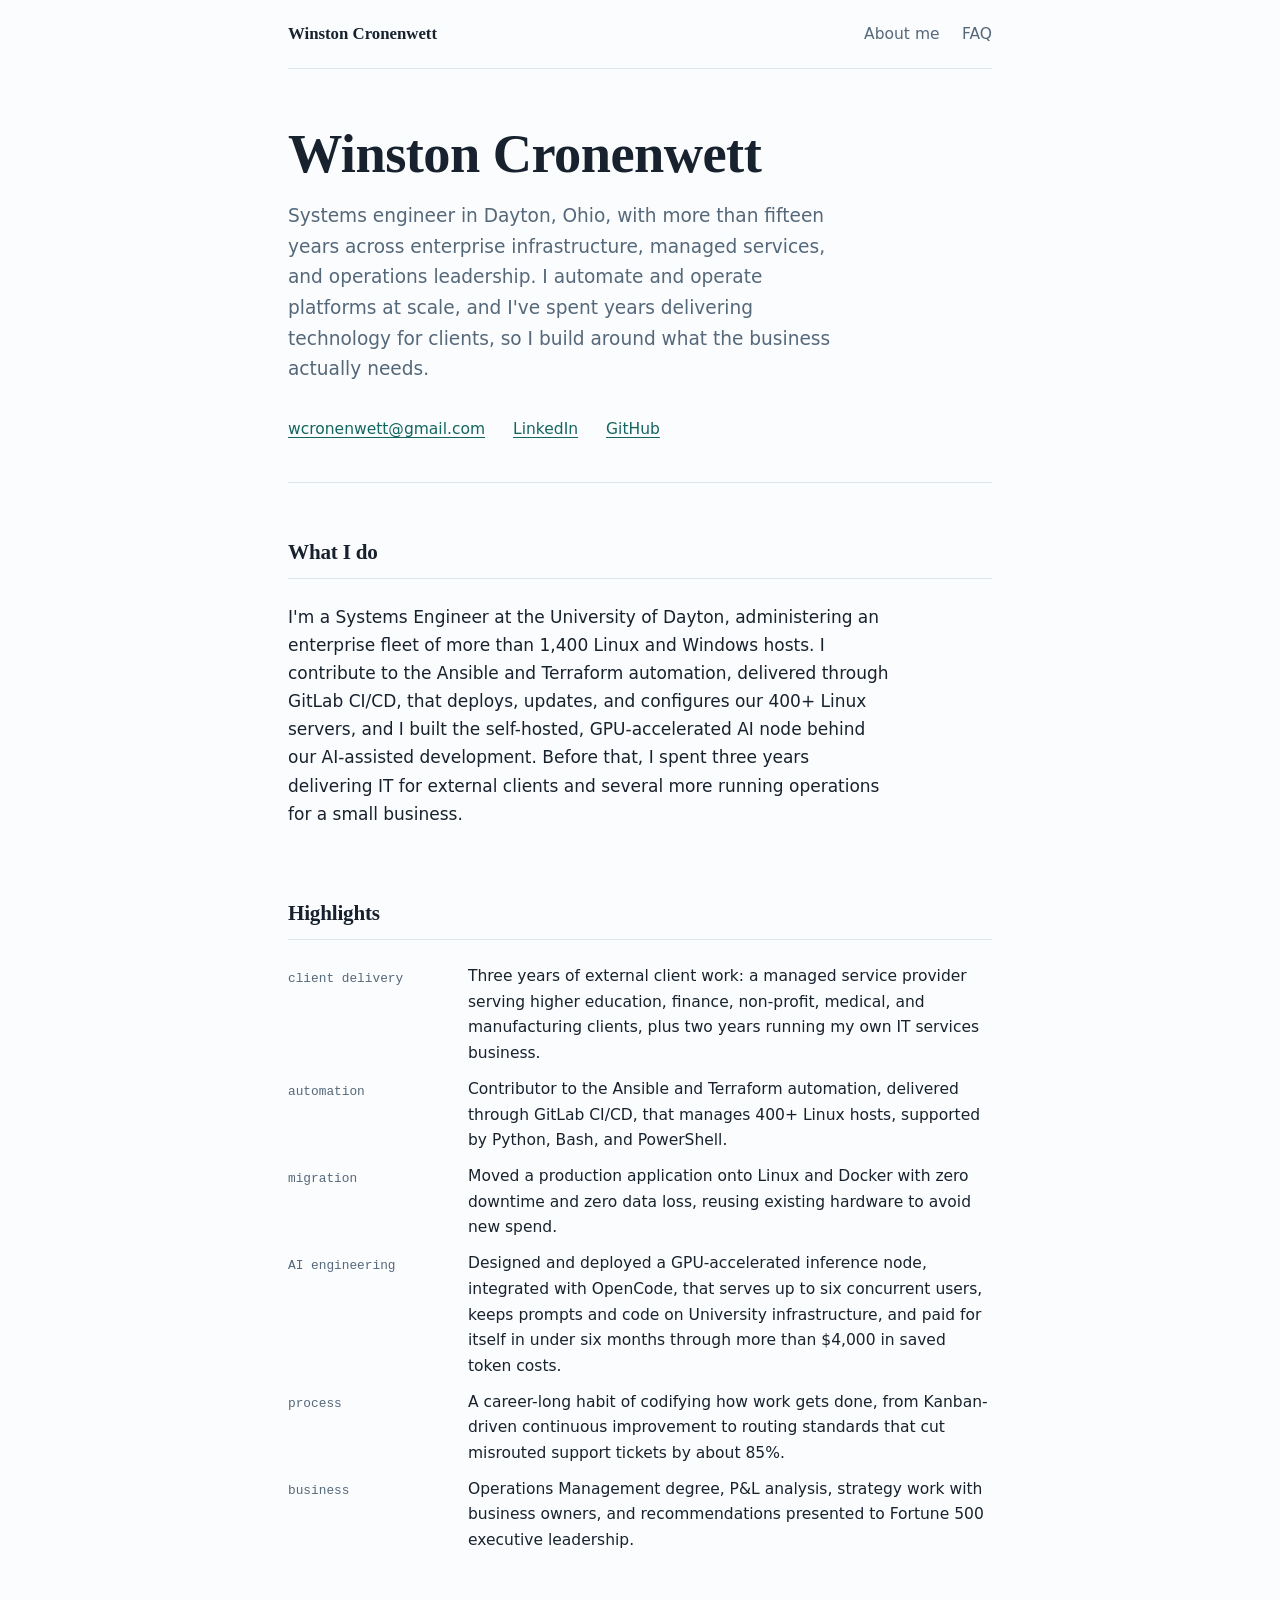
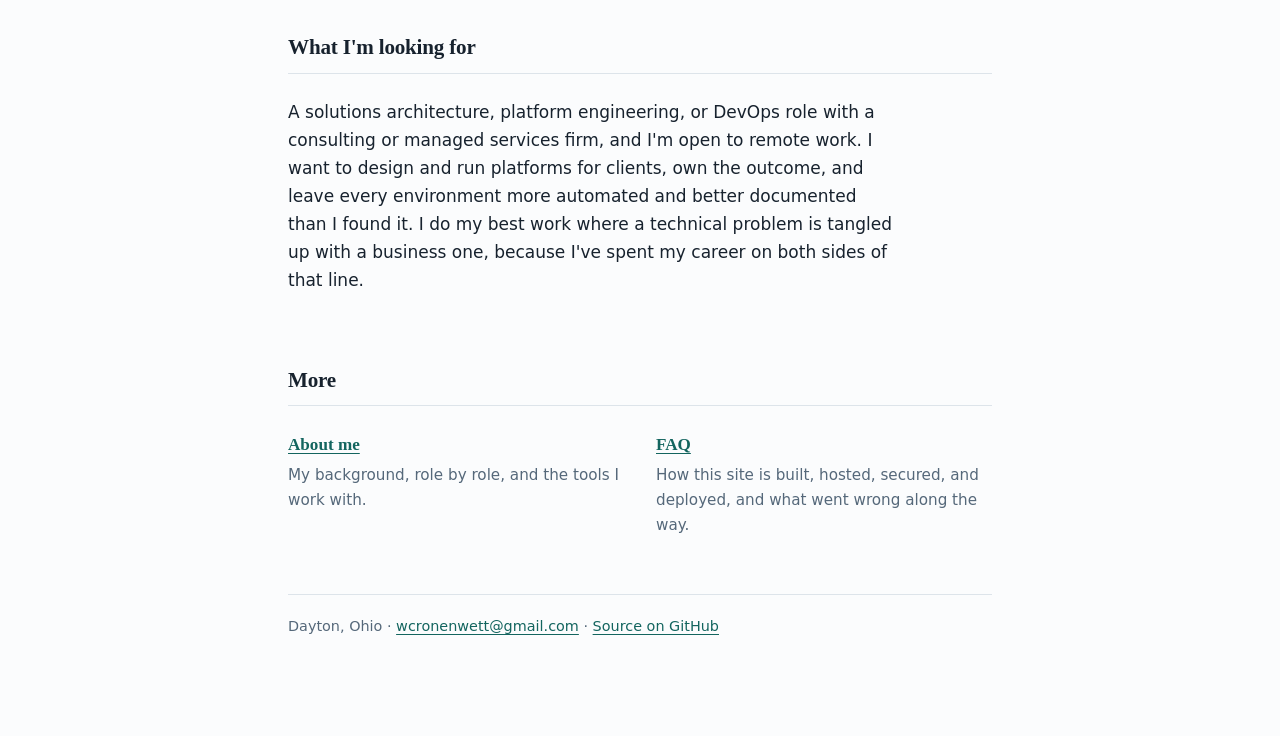
<file: index.html>
<!DOCTYPE html>
<html lang="en">
<head>
<meta charset="utf-8">
<meta name="viewport" content="width=device-width, initial-scale=1">
<title>Winston Cronenwett — Systems Engineer, Platform Operations &amp; Automation</title>
<meta name="description" content="Winston Cronenwett — systems engineer with 15+ years across enterprise infrastructure, managed services, and operations leadership. Ansible, Terraform, GitLab CI/CD, Linux, and client-facing technical delivery.">
<link rel="icon" href="data:image/svg+xml,<svg xmlns='http://www.w3.org/2000/svg' viewBox='0 0 100 100'><text y='.9em' font-size='90'>⌘</text></svg>">
<link rel="stylesheet" href="styles.css">
</head>
<body>
<div class="wrap">

  <div class="sitebar">
    <a class="home" href="./" aria-current="page">Winston Cronenwett</a>
    <nav aria-label="Site">
      <ul>
        <li><a href="about/">About me</a></li>
        <li><a href="faq/">FAQ</a></li>
      </ul>
    </nav>
  </div>

  <header class="masthead">
    <h1>Winston Cronenwett</h1>
    <p class="standfirst">Systems engineer in Dayton, Ohio, with more than fifteen years across enterprise infrastructure, managed services, and operations leadership. I automate and operate platforms at scale, and I've spent years delivering technology for clients, so I build around what the business actually needs.</p>
    <ul class="contact">
      <li><a href="mailto:wcronenwett@gmail.com">wcronenwett@gmail.com</a></li>
      <li><a href="https://www.linkedin.com/in/winston-cronenwett-15758855">LinkedIn</a></li>
      <li><a href="https://github.com/winston-c">GitHub</a></li>
    </ul>
  </header>

  <main>

    <section id="what-i-do">
      <h2>What I do</h2>
      <p class="lede">I'm a Systems Engineer at the University of Dayton, administering an enterprise fleet of more than 1,400 Linux and Windows hosts. I contribute to the Ansible and Terraform automation, delivered through GitLab CI/CD, that deploys, updates, and configures our 400+ Linux servers, and I built the self-hosted, GPU-accelerated AI node behind our AI-assisted development. Before that, I spent three years delivering IT for external clients and several more running operations for a small business.</p>
    </section>

    <section id="highlights">
      <h2>Highlights</h2>
      <dl class="stack">
        <dt>client delivery</dt>
        <dd>Three years of external client work: a managed service provider serving higher education, finance, non-profit, medical, and manufacturing clients, plus two years running my own IT services business.</dd>
        <dt>automation</dt>
        <dd>Contributor to the Ansible and Terraform automation, delivered through GitLab CI/CD, that manages 400+ Linux hosts, supported by Python, Bash, and PowerShell.</dd>
        <dt>migration</dt>
        <dd>Moved a production application onto Linux and Docker with zero downtime and zero data loss, reusing existing hardware to avoid new spend.</dd>
        <dt>AI engineering</dt>
        <dd>Designed and deployed a GPU-accelerated inference node, integrated with OpenCode, that serves up to six concurrent users, keeps prompts and code on University infrastructure, and paid for itself in under six months through more than $4,000 in saved token costs.</dd>
        <dt>process</dt>
        <dd>A career-long habit of codifying how work gets done, from Kanban-driven continuous improvement to routing standards that cut misrouted support tickets by about 85%.</dd>
        <dt>business</dt>
        <dd>Operations Management degree, P&amp;L analysis, strategy work with business owners, and recommendations presented to Fortune 500 executive leadership.</dd>
      </dl>
    </section>

    <section id="looking-for">
      <h2>What I'm looking for</h2>
      <p class="lede">A solutions architecture, platform engineering, or DevOps role with a consulting or managed services firm, and I'm open to remote work. I want to design and run platforms for clients, own the outcome, and leave every environment more automated and better documented than I found it. I do my best work where a technical problem is tangled up with a business one, because I've spent my career on both sides of that line.</p>
    </section>

    <section id="more">
      <h2>More</h2>
      <div class="onward">
        <p><a href="about/">About me</a><span>My background, role by role, and the tools I work with.</span></p>
        <p><a href="faq/">FAQ</a><span>How this site is built, hosted, secured, and deployed, and what went wrong along the way.</span></p>
      </div>
    </section>

  </main>

  <footer>
    <p>Dayton, Ohio · <a href="mailto:wcronenwett@gmail.com">wcronenwett@gmail.com</a> · <a href="https://github.com/winston-c">Source on GitHub</a></p>
  </footer>

</div>
</body>
</html>
</file>
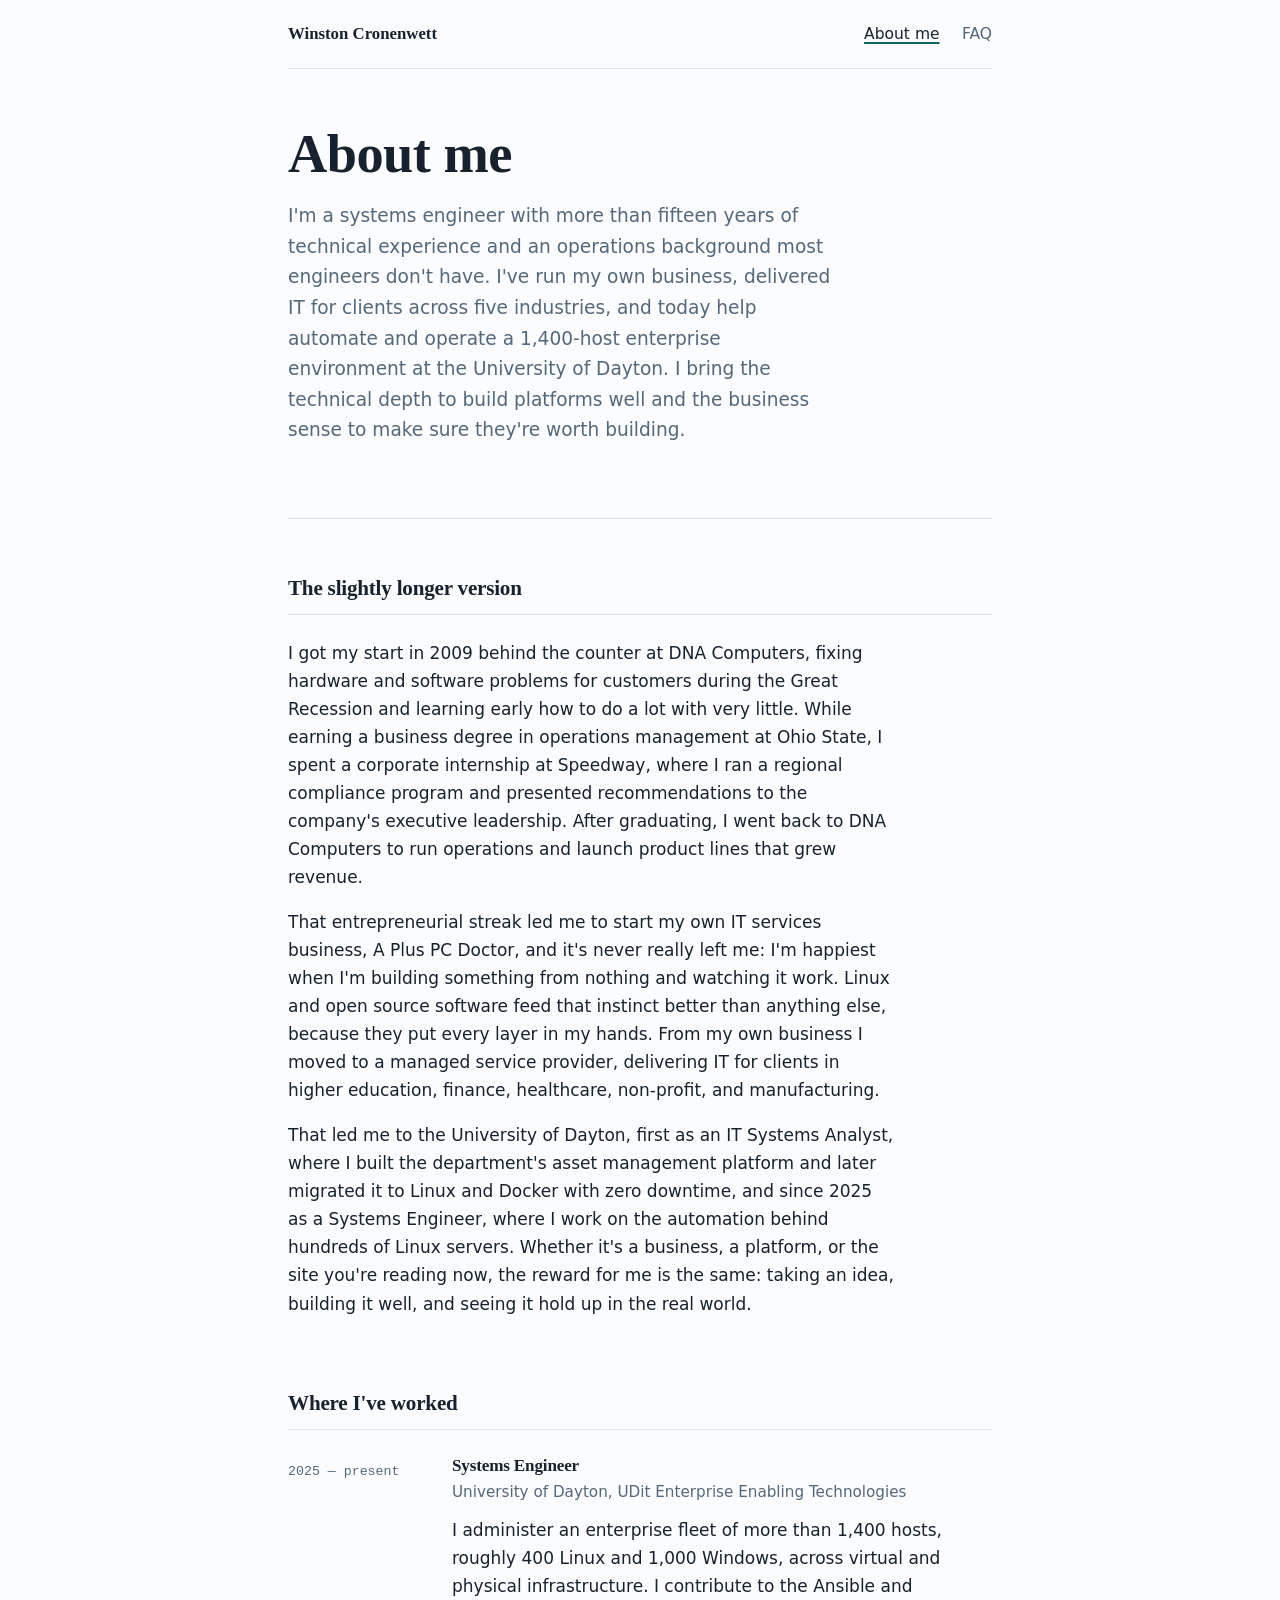
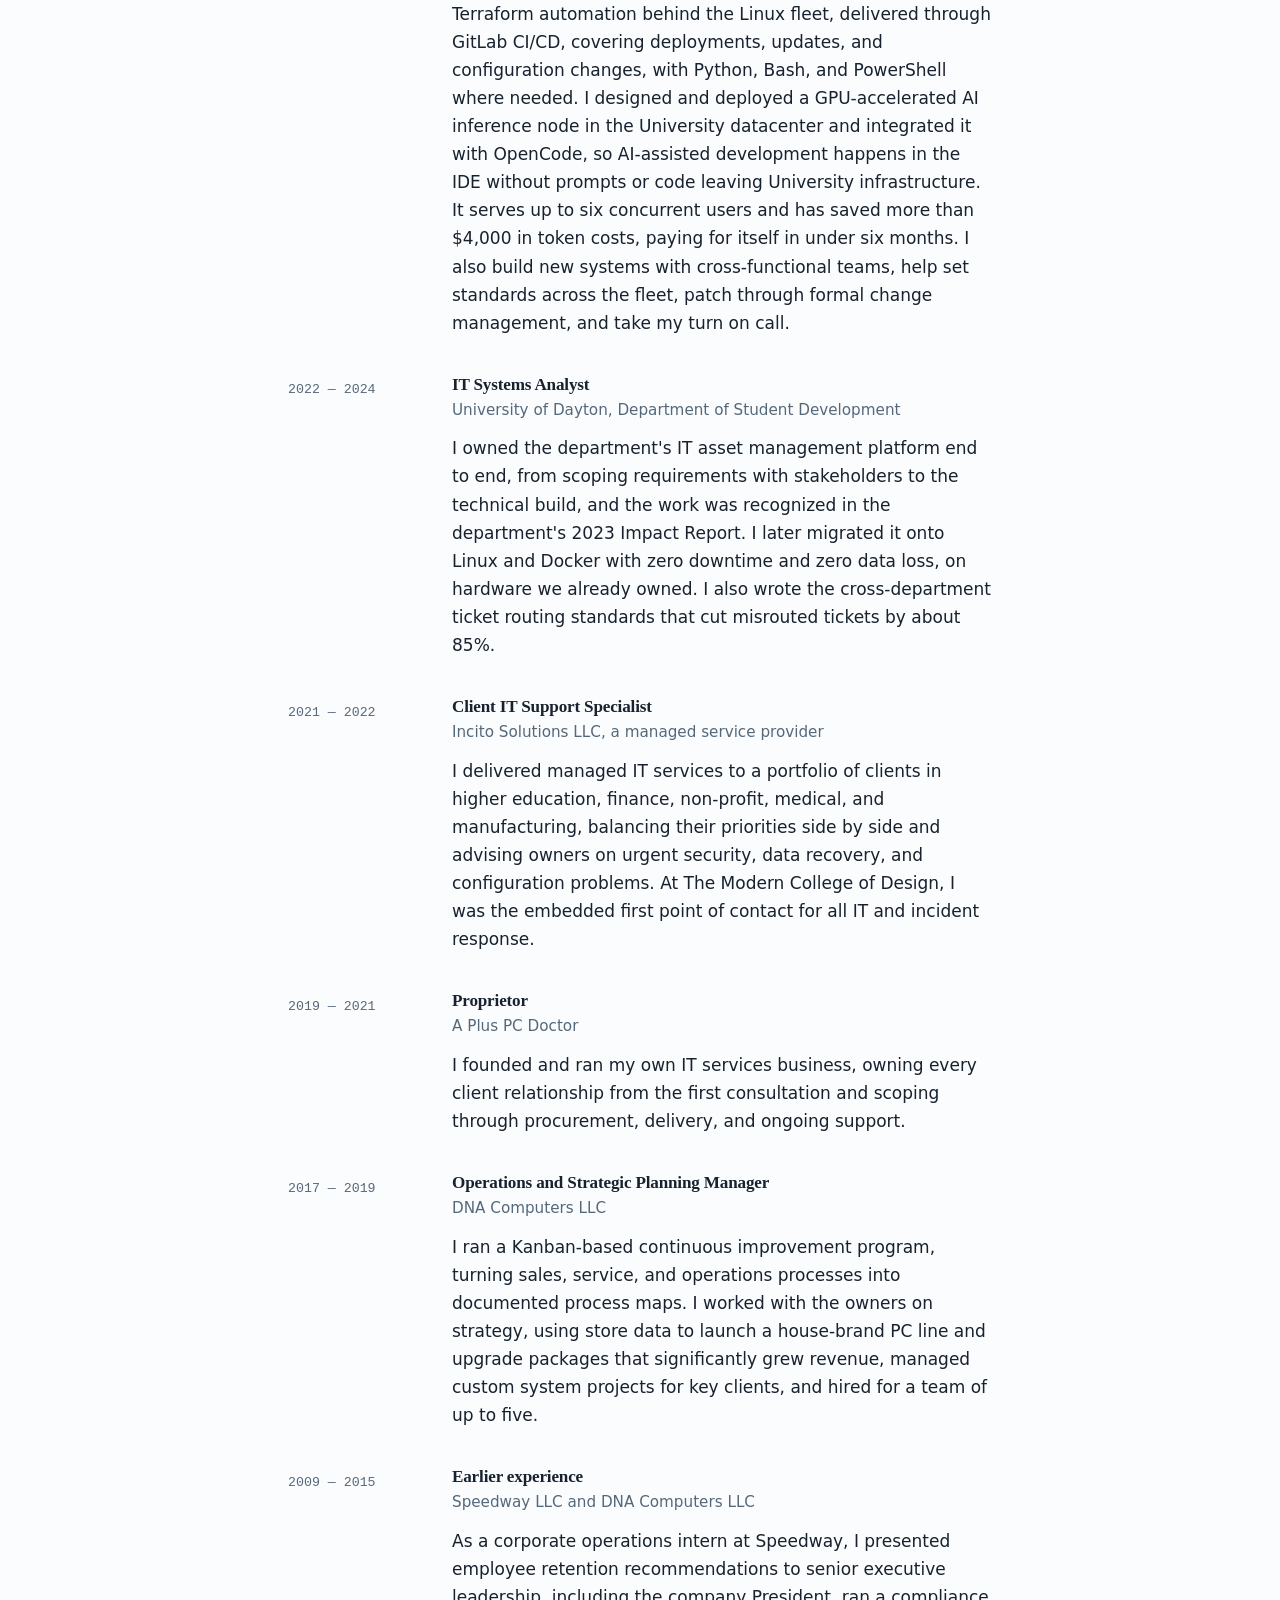
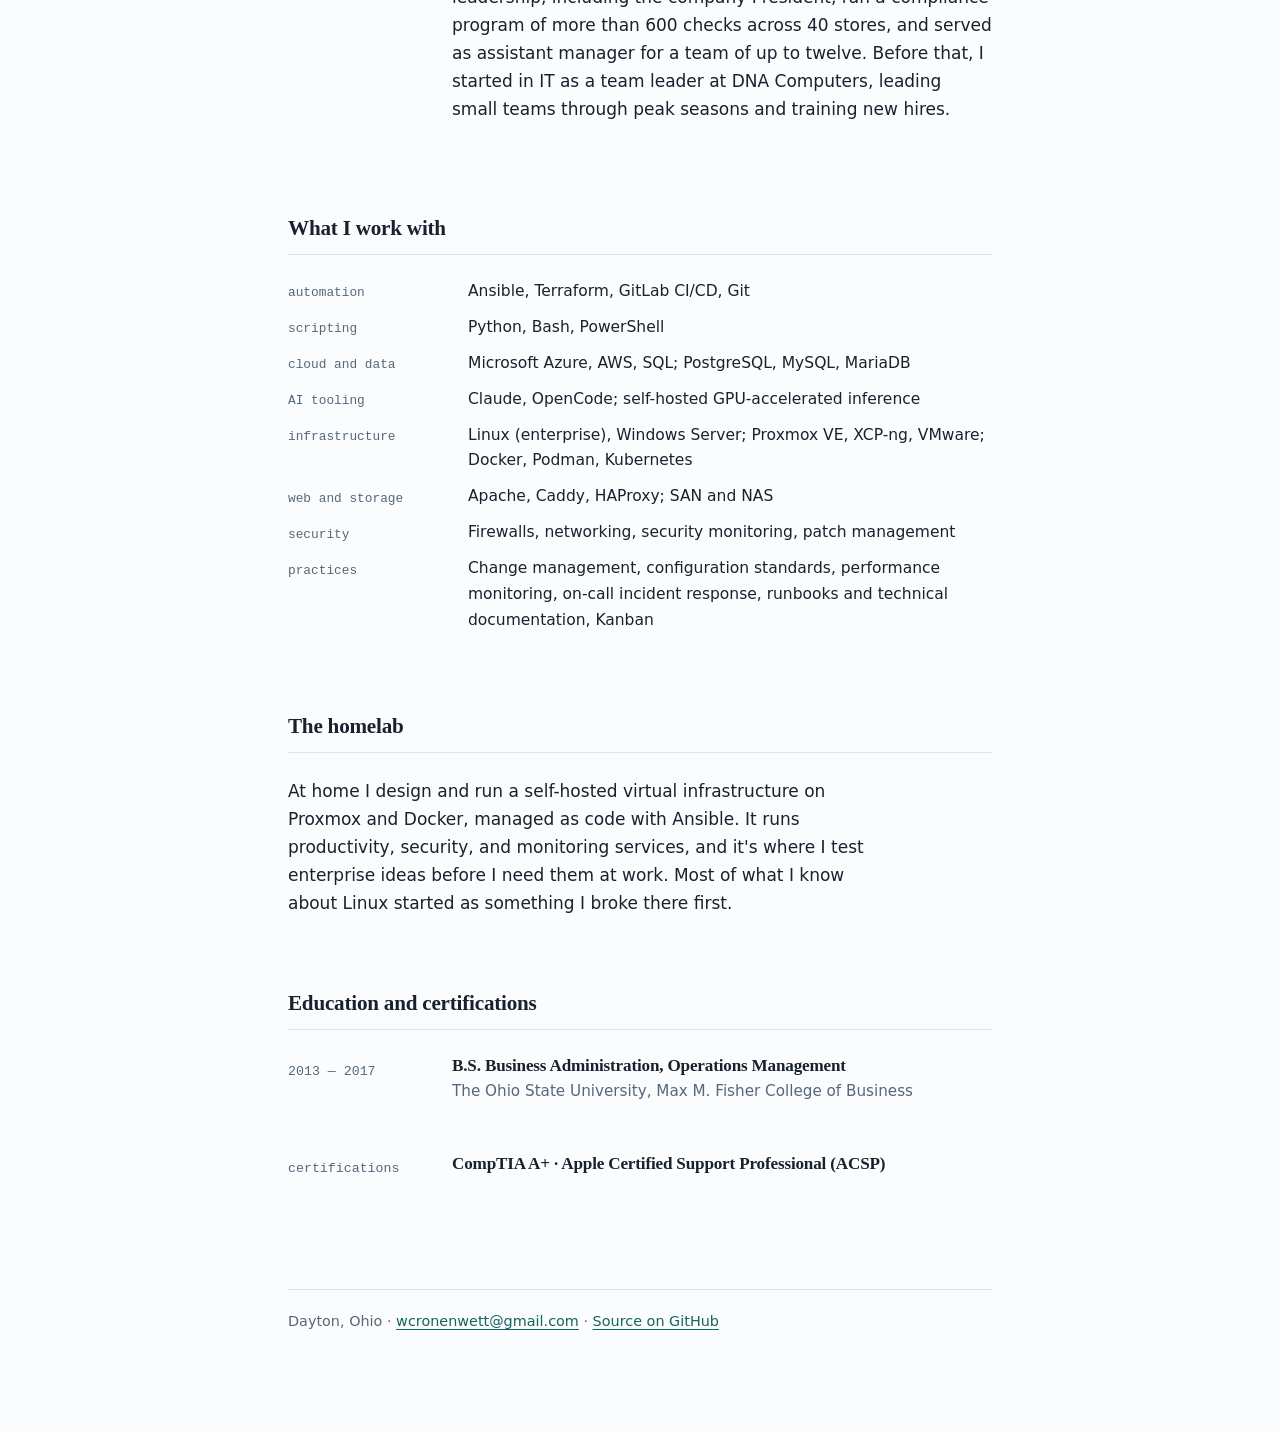
<file: about/index.html>
<!DOCTYPE html>
<html lang="en">
<head>
<meta charset="utf-8">
<meta name="viewport" content="width=device-width, initial-scale=1">
<title>About me — Winston Cronenwett</title>
<meta name="description" content="Winston Cronenwett's background: enterprise systems engineering and automation, managed services and client delivery, small-business IT, and operations management.">
<link rel="icon" href="data:image/svg+xml,<svg xmlns='http://www.w3.org/2000/svg' viewBox='0 0 100 100'><text y='.9em' font-size='90'>⌘</text></svg>">
<link rel="stylesheet" href="../styles.css">
</head>
<body>
<div class="wrap">

  <div class="sitebar">
    <a class="home" href="../">Winston Cronenwett</a>
    <nav aria-label="Site">
      <ul>
        <li><a href="./" aria-current="page">About me</a></li>
        <li><a href="../faq/">FAQ</a></li>
      </ul>
    </nav>
  </div>

  <header class="masthead">
    <h1>About me</h1>
    <p class="standfirst">I'm a systems engineer with more than fifteen years of technical experience and an operations background most engineers don't have. I've run my own business, delivered IT for clients across five industries, and today help automate and operate a 1,400-host enterprise environment at the University of Dayton. I bring the technical depth to build platforms well and the business sense to make sure they're worth building.</p>
  </header>

  <main>

    <section id="longer-version">
      <h2>The slightly longer version</h2>
      <p class="lede">I got my start in 2009 behind the counter at DNA Computers, fixing hardware and software problems for customers during the Great Recession and learning early how to do a lot with very little. While earning a business degree in operations management at Ohio State, I spent a corporate internship at Speedway, where I ran a regional compliance program and presented recommendations to the company's executive leadership. After graduating, I went back to DNA Computers to run operations and launch product lines that grew revenue.</p>
      <p class="lede">That entrepreneurial streak led me to start my own IT services business, A Plus PC Doctor, and it's never really left me: I'm happiest when I'm building something from nothing and watching it work. Linux and open source software feed that instinct better than anything else, because they put every layer in my hands. From my own business I moved to a managed service provider, delivering IT for clients in higher education, finance, healthcare, non-profit, and manufacturing.</p>
      <p class="lede">That led me to the University of Dayton, first as an IT Systems Analyst, where I built the department's asset management platform and later migrated it to Linux and Docker with zero downtime, and since 2025 as a Systems Engineer, where I work on the automation behind hundreds of Linux servers. Whether it's a business, a platform, or the site you're reading now, the reward for me is the same: taking an idea, building it well, and seeing it hold up in the real world.</p>
    </section>

    <section id="work">
      <h2>Where I've worked</h2>

      <article class="entry">
        <p class="years">2025 — present</p>
        <div>
          <h3>Systems Engineer</h3>
          <p class="org">University of Dayton, UDit Enterprise Enabling Technologies</p>
          <p class="summary">I administer an enterprise fleet of more than 1,400 hosts, roughly 400 Linux and 1,000 Windows, across virtual and physical infrastructure. I contribute to the Ansible and Terraform automation behind the Linux fleet, delivered through GitLab CI/CD, covering deployments, updates, and configuration changes, with Python, Bash, and PowerShell where needed. I designed and deployed a GPU-accelerated AI inference node in the University datacenter and integrated it with OpenCode, so AI-assisted development happens in the IDE without prompts or code leaving University infrastructure. It serves up to six concurrent users and has saved more than $4,000 in token costs, paying for itself in under six months. I also build new systems with cross-functional teams, help set standards across the fleet, patch through formal change management, and take my turn on call.</p>
        </div>
      </article>

      <article class="entry">
        <p class="years">2022 — 2024</p>
        <div>
          <h3>IT Systems Analyst</h3>
          <p class="org">University of Dayton, Department of Student Development</p>
          <p class="summary">I owned the department's IT asset management platform end to end, from scoping requirements with stakeholders to the technical build, and the work was recognized in the department's 2023 Impact Report. I later migrated it onto Linux and Docker with zero downtime and zero data loss, on hardware we already owned. I also wrote the cross-department ticket routing standards that cut misrouted tickets by about 85%.</p>
        </div>
      </article>

      <article class="entry">
        <p class="years">2021 — 2022</p>
        <div>
          <h3>Client IT Support Specialist</h3>
          <p class="org">Incito Solutions LLC, a managed service provider</p>
          <p class="summary">I delivered managed IT services to a portfolio of clients in higher education, finance, non-profit, medical, and manufacturing, balancing their priorities side by side and advising owners on urgent security, data recovery, and configuration problems. At The Modern College of Design, I was the embedded first point of contact for all IT and incident response.</p>
        </div>
      </article>

      <article class="entry">
        <p class="years">2019 — 2021</p>
        <div>
          <h3>Proprietor</h3>
          <p class="org">A Plus PC Doctor</p>
          <p class="summary">I founded and ran my own IT services business, owning every client relationship from the first consultation and scoping through procurement, delivery, and ongoing support.</p>
        </div>
      </article>

      <article class="entry">
        <p class="years">2017 — 2019</p>
        <div>
          <h3>Operations and Strategic Planning Manager</h3>
          <p class="org">DNA Computers LLC</p>
          <p class="summary">I ran a Kanban-based continuous improvement program, turning sales, service, and operations processes into documented process maps. I worked with the owners on strategy, using store data to launch a house-brand PC line and upgrade packages that significantly grew revenue, managed custom system projects for key clients, and hired for a team of up to five.</p>
        </div>
      </article>

      <article class="entry">
        <p class="years">2009 — 2015</p>
        <div>
          <h3>Earlier experience</h3>
          <p class="org">Speedway LLC and DNA Computers LLC</p>
          <p class="summary">As a corporate operations intern at Speedway, I presented employee retention recommendations to senior executive leadership, including the company President, ran a compliance program of more than 600 checks across 40 stores, and served as assistant manager for a team of up to twelve. Before that, I started in IT as a team leader at DNA Computers, leading small teams through peak seasons and training new hires.</p>
        </div>
      </article>
    </section>

    <section id="tools">
      <h2>What I work with</h2>
      <dl class="stack">
        <dt>automation</dt>
        <dd>Ansible, Terraform, GitLab CI/CD, Git</dd>
        <dt>scripting</dt>
        <dd>Python, Bash, PowerShell</dd>
        <dt>cloud and data</dt>
        <dd>Microsoft Azure, AWS, SQL; PostgreSQL, MySQL, MariaDB</dd>
        <dt>AI tooling</dt>
        <dd>Claude, OpenCode; self-hosted GPU-accelerated inference</dd>
        <dt>infrastructure</dt>
        <dd>Linux (enterprise), Windows Server; Proxmox VE, XCP-ng, VMware; Docker, Podman, Kubernetes</dd>
        <dt>web and storage</dt>
        <dd>Apache, Caddy, HAProxy; SAN and NAS</dd>
        <dt>security</dt>
        <dd>Firewalls, networking, security monitoring, patch management</dd>
        <dt>practices</dt>
        <dd>Change management, configuration standards, performance monitoring, on-call incident response, runbooks and technical documentation, Kanban</dd>
      </dl>
    </section>

    <section id="homelab">
      <h2>The homelab</h2>
      <p class="lede">At home I design and run a self-hosted virtual infrastructure on Proxmox and Docker, managed as code with Ansible. It runs productivity, security, and monitoring services, and it's where I test enterprise ideas before I need them at work. Most of what I know about Linux started as something I broke there first.</p>
    </section>

    <section id="education">
      <h2>Education and certifications</h2>
      <article class="entry">
        <p class="years">2013 — 2017</p>
        <div>
          <h3>B.S. Business Administration, Operations Management</h3>
          <p class="org">The Ohio State University, Max M. Fisher College of Business</p>
        </div>
      </article>
      <article class="entry">
        <p class="years">certifications</p>
        <div>
          <h3>CompTIA A+ · Apple Certified Support Professional (ACSP)</h3>
        </div>
      </article>
    </section>

  </main>

  <footer>
    <p>Dayton, Ohio · <a href="mailto:wcronenwett@gmail.com">wcronenwett@gmail.com</a> · <a href="https://github.com/winston-c">Source on GitHub</a></p>
  </footer>

</div>
</body>
</html>
</file>
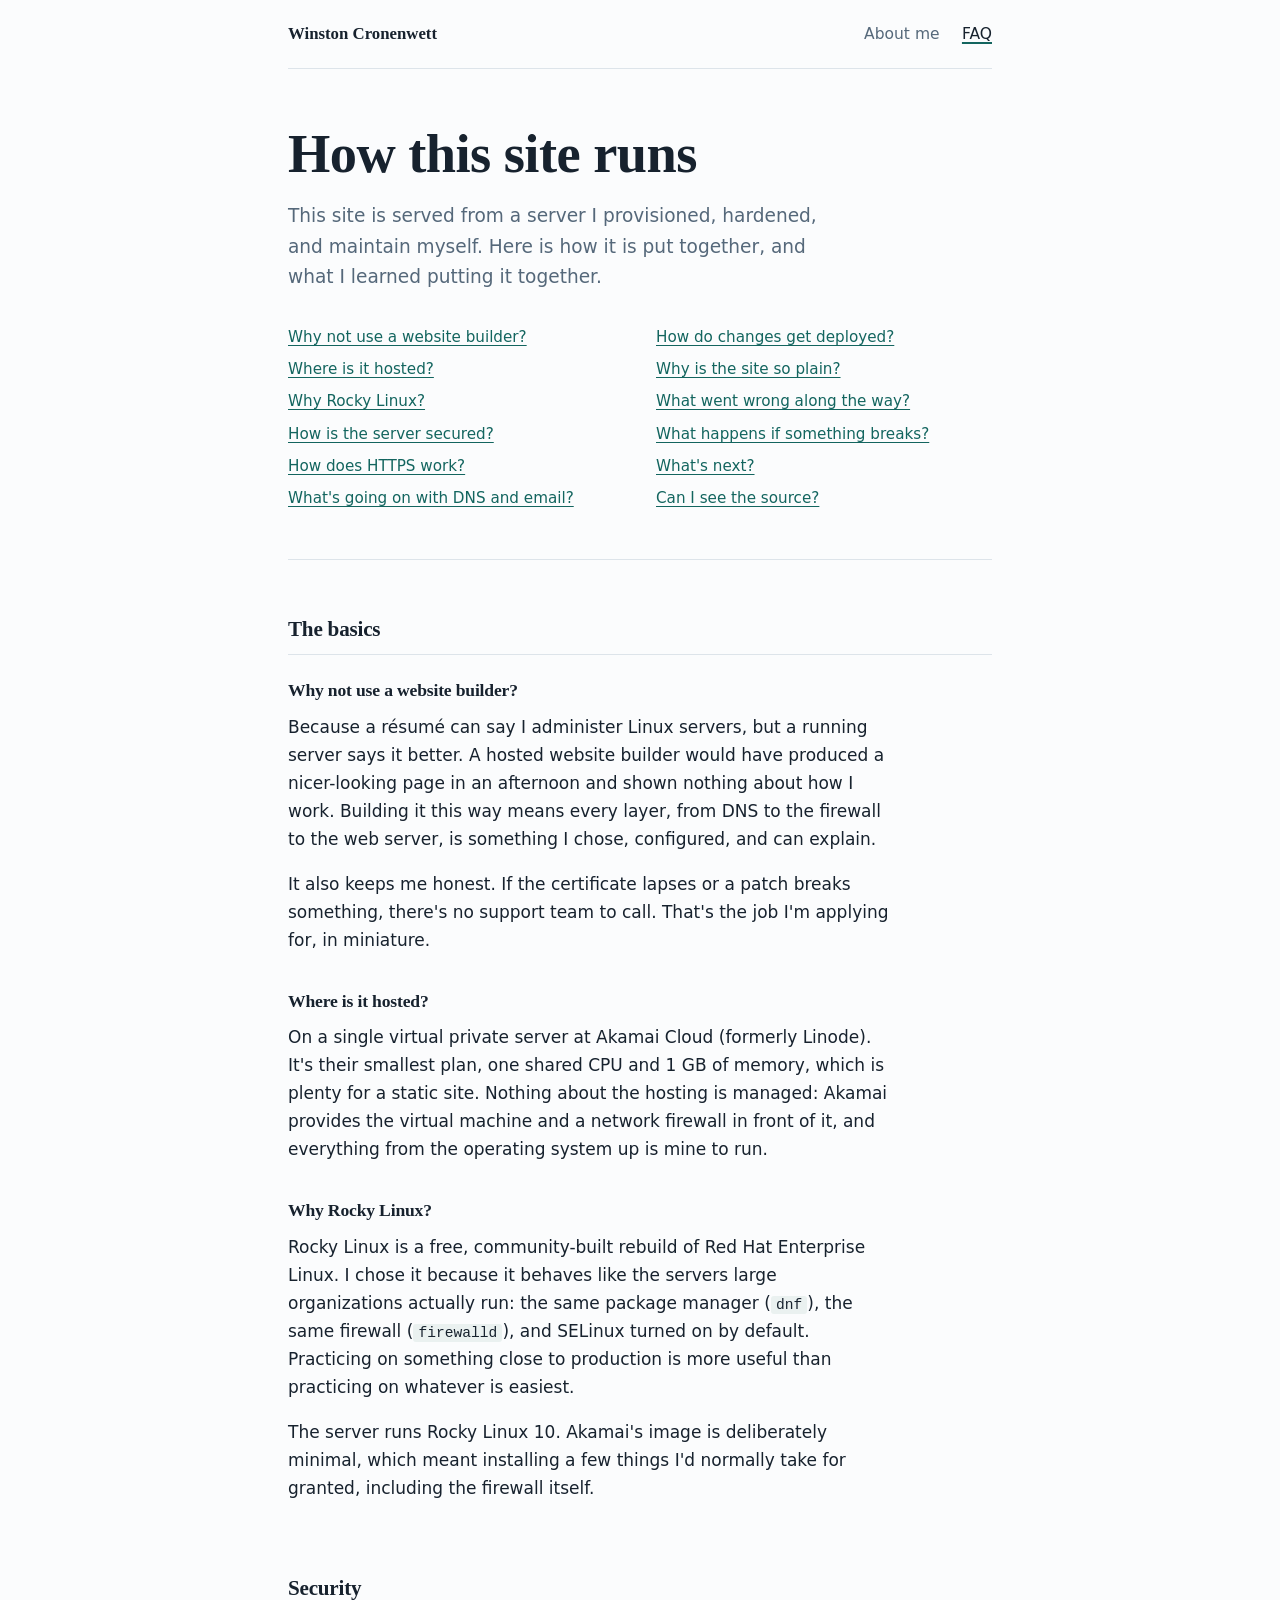
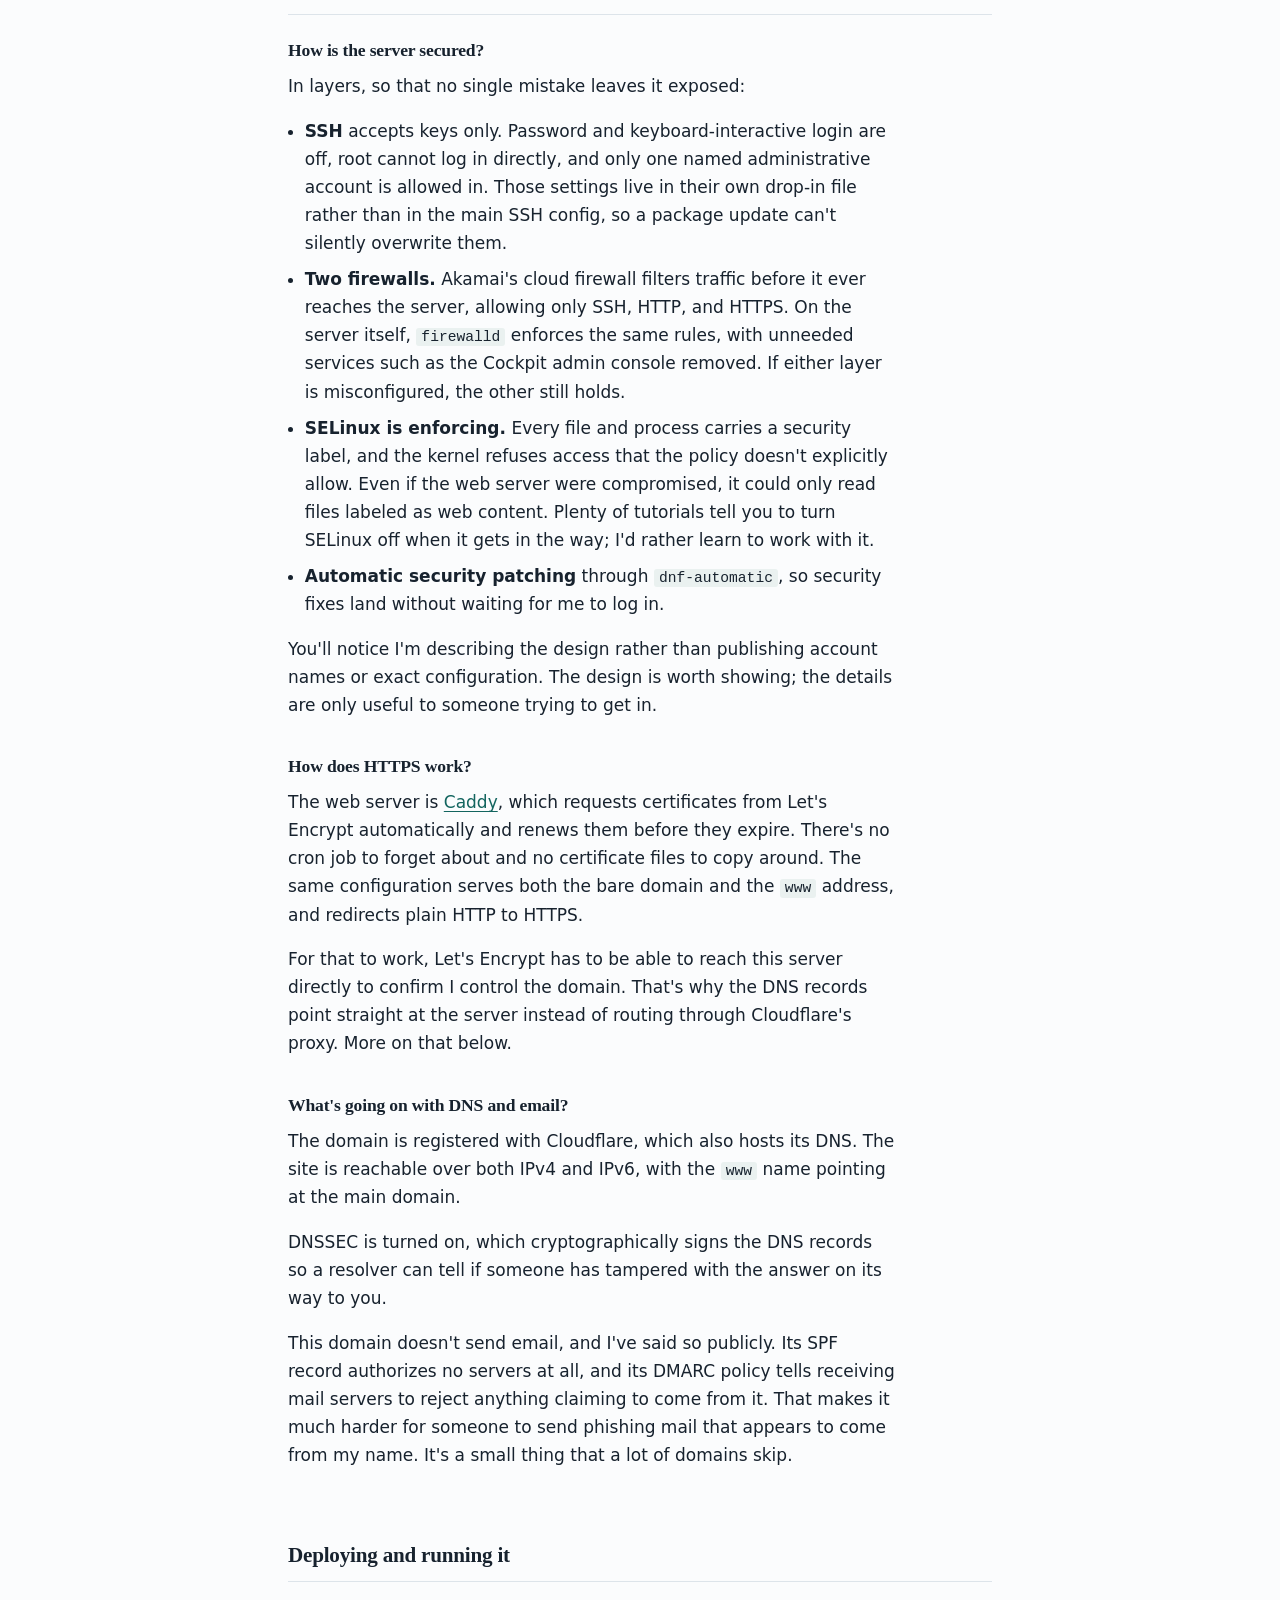
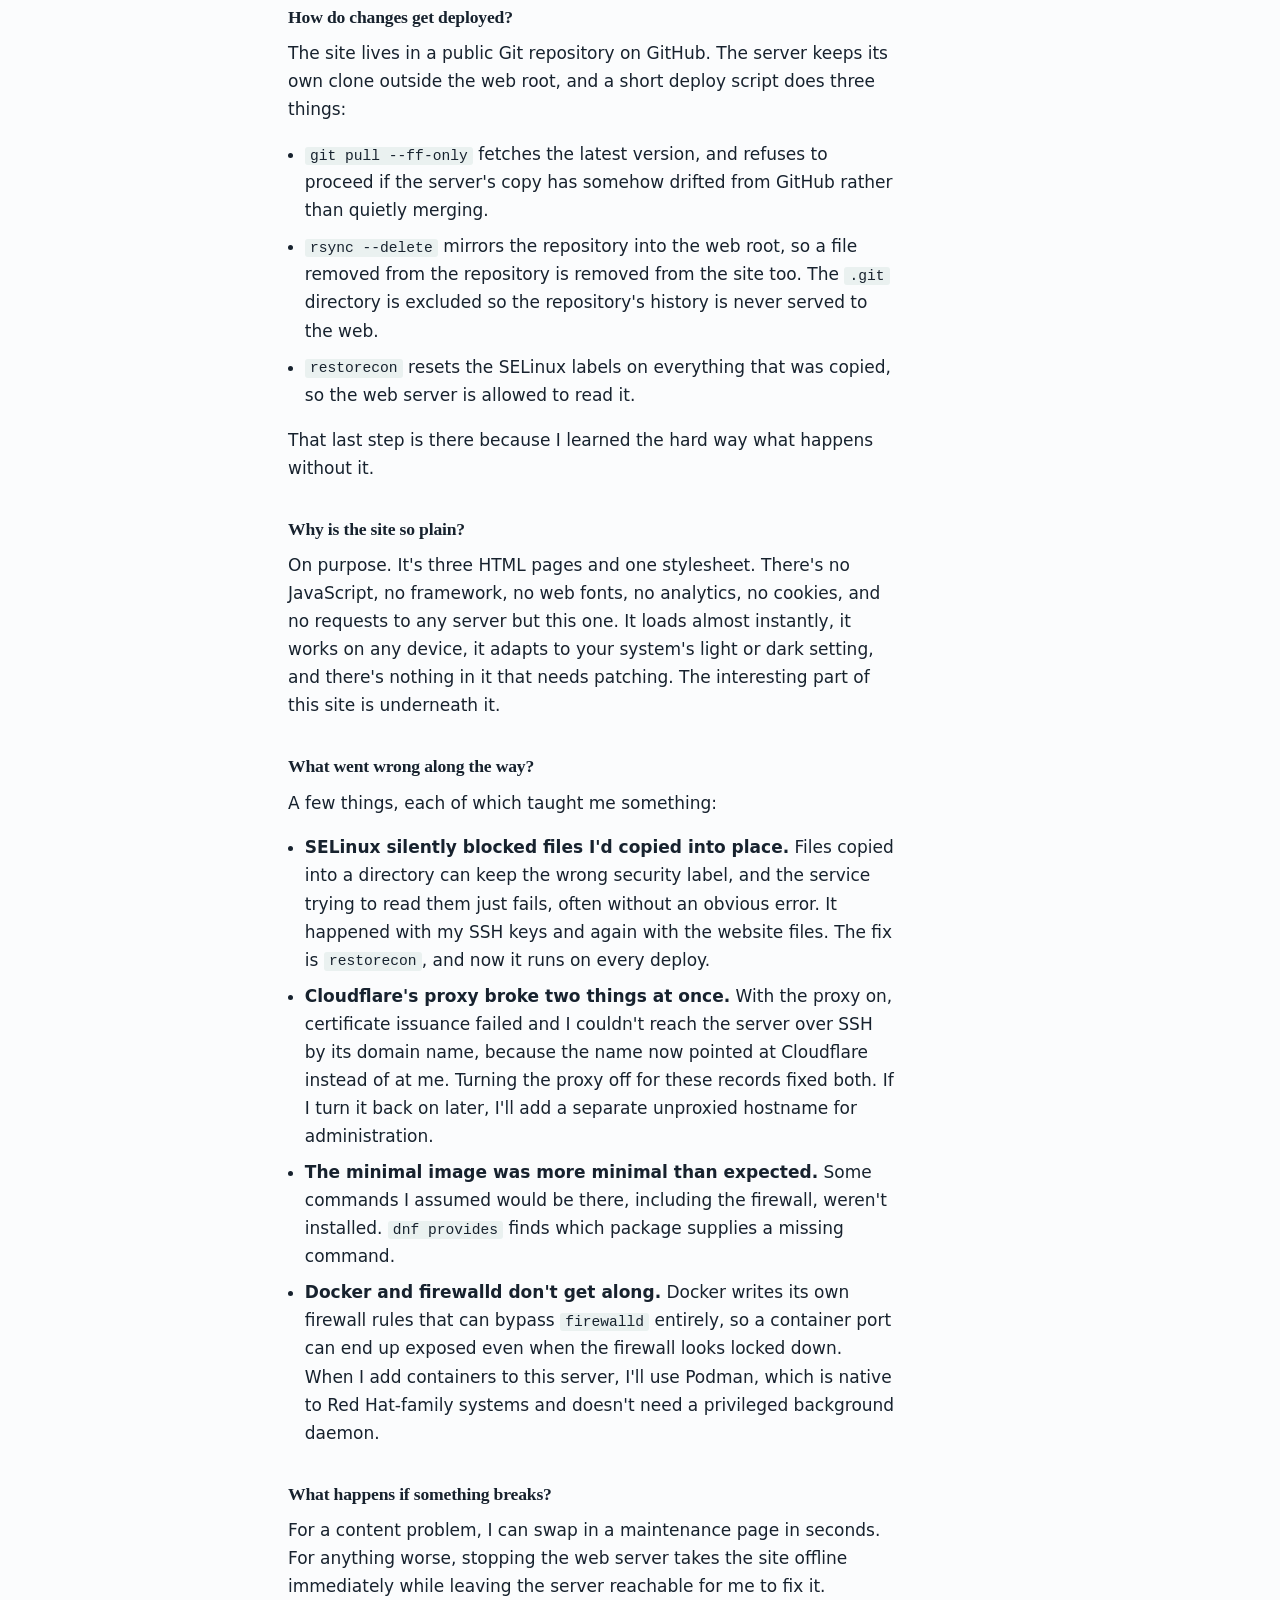
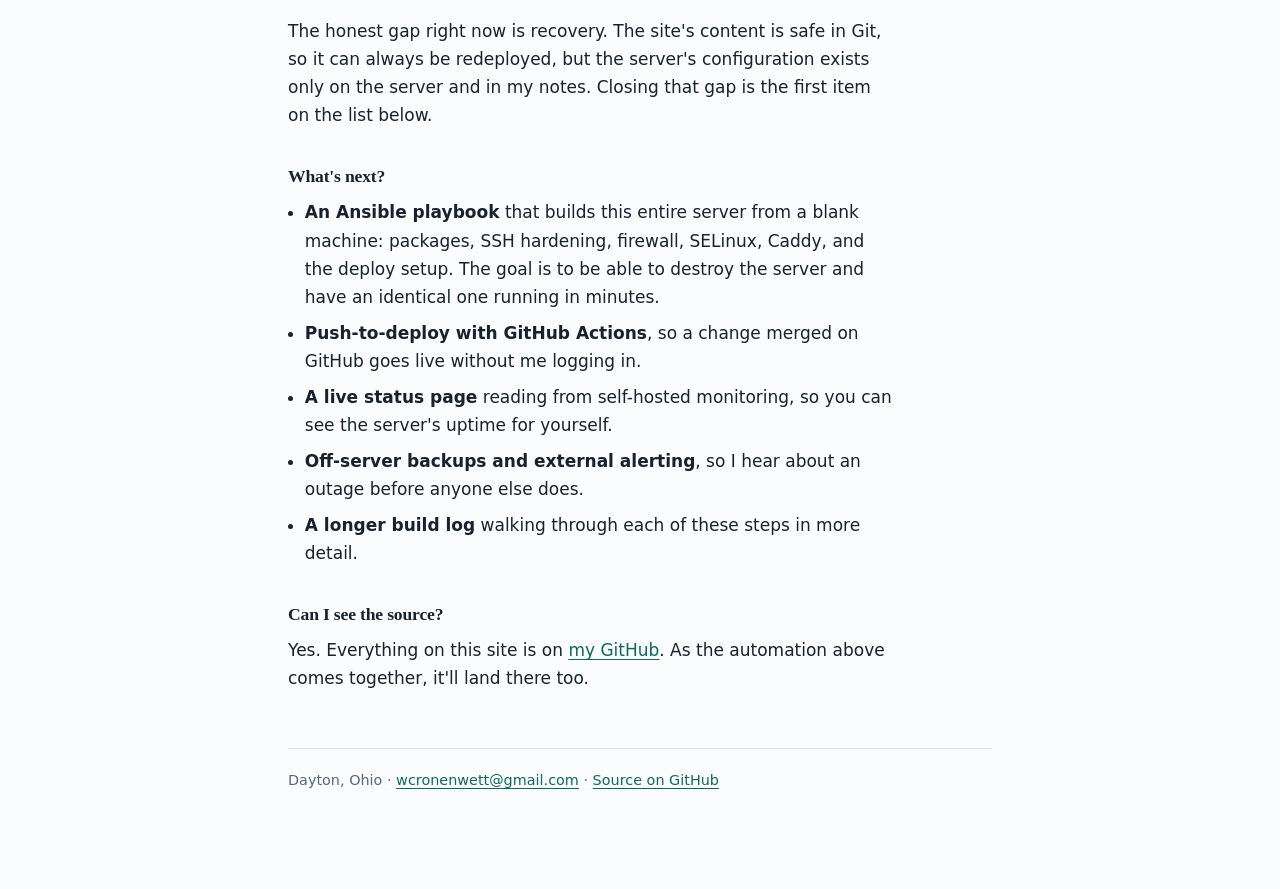
<file: faq/index.html>
<!DOCTYPE html>
<html lang="en">
<head>
<meta charset="utf-8">
<meta name="viewport" content="width=device-width, initial-scale=1">
<title>FAQ — Winston Cronenwett</title>
<meta name="description" content="How winstoncronenwett.com is built, hosted, secured, and deployed: Rocky Linux, Caddy, SELinux, firewalld, Cloudflare DNS, and a Git-based deploy.">
<link rel="icon" href="data:image/svg+xml,<svg xmlns='http://www.w3.org/2000/svg' viewBox='0 0 100 100'><text y='.9em' font-size='90'>⌘</text></svg>">
<link rel="stylesheet" href="../styles.css">
</head>
<body>
<div class="wrap">

  <div class="sitebar">
    <a class="home" href="../">Winston Cronenwett</a>
    <nav aria-label="Site">
      <ul>
        <li><a href="../about/">About me</a></li>
        <li><a href="./" aria-current="page">FAQ</a></li>
      </ul>
    </nav>
  </div>

  <header class="masthead">
    <h1>How this site runs</h1>
    <p class="standfirst">This site is served from a server I provisioned, hardened, and maintain myself. Here is how it is put together, and what I learned putting it together.</p>
    <ul class="toc">
      <li><a href="#why-self-host">Why not use a website builder?</a></li>
      <li><a href="#where">Where is it hosted?</a></li>
      <li><a href="#why-rocky">Why Rocky Linux?</a></li>
      <li><a href="#secured">How is the server secured?</a></li>
      <li><a href="#https">How does HTTPS work?</a></li>
      <li><a href="#dns">What's going on with DNS and email?</a></li>
      <li><a href="#deploy">How do changes get deployed?</a></li>
      <li><a href="#simple">Why is the site so plain?</a></li>
      <li><a href="#went-wrong">What went wrong along the way?</a></li>
      <li><a href="#failure">What happens if something breaks?</a></li>
      <li><a href="#next">What's next?</a></li>
      <li><a href="#source">Can I see the source?</a></li>
    </ul>
  </header>

  <main class="faq prose">

    <section id="background">
      <h2>The basics</h2>

      <h3 id="why-self-host">Why not use a website builder?</h3>
      <p>Because a résumé can say I administer Linux servers, but a running server says it better. A hosted website builder would have produced a nicer-looking page in an afternoon and shown nothing about how I work. Building it this way means every layer, from DNS to the firewall to the web server, is something I chose, configured, and can explain.</p>
      <p>It also keeps me honest. If the certificate lapses or a patch breaks something, there's no support team to call. That's the job I'm applying for, in miniature.</p>

      <h3 id="where">Where is it hosted?</h3>
      <p>On a single virtual private server at Akamai Cloud (formerly Linode). It's their smallest plan, one shared CPU and 1 GB of memory, which is plenty for a static site. Nothing about the hosting is managed: Akamai provides the virtual machine and a network firewall in front of it, and everything from the operating system up is mine to run.</p>

      <h3 id="why-rocky">Why Rocky Linux?</h3>
      <p>Rocky Linux is a free, community-built rebuild of Red Hat Enterprise Linux. I chose it because it behaves like the servers large organizations actually run: the same package manager (<code>dnf</code>), the same firewall (<code>firewalld</code>), and SELinux turned on by default. Practicing on something close to production is more useful than practicing on whatever is easiest.</p>
      <p>The server runs Rocky Linux 10. Akamai's image is deliberately minimal, which meant installing a few things I'd normally take for granted, including the firewall itself.</p>
    </section>

    <section id="security">
      <h2>Security</h2>

      <h3 id="secured">How is the server secured?</h3>
      <p>In layers, so that no single mistake leaves it exposed:</p>
      <ul>
        <li><strong>SSH</strong> accepts keys only. Password and keyboard-interactive login are off, root cannot log in directly, and only one named administrative account is allowed in. Those settings live in their own drop-in file rather than in the main SSH config, so a package update can't silently overwrite them.</li>
        <li><strong>Two firewalls.</strong> Akamai's cloud firewall filters traffic before it ever reaches the server, allowing only SSH, HTTP, and HTTPS. On the server itself, <code>firewalld</code> enforces the same rules, with unneeded services such as the Cockpit admin console removed. If either layer is misconfigured, the other still holds.</li>
        <li><strong>SELinux is enforcing.</strong> Every file and process carries a security label, and the kernel refuses access that the policy doesn't explicitly allow. Even if the web server were compromised, it could only read files labeled as web content. Plenty of tutorials tell you to turn SELinux off when it gets in the way; I'd rather learn to work with it.</li>
        <li><strong>Automatic security patching</strong> through <code>dnf-automatic</code>, so security fixes land without waiting for me to log in.</li>
      </ul>
      <p>You'll notice I'm describing the design rather than publishing account names or exact configuration. The design is worth showing; the details are only useful to someone trying to get in.</p>

      <h3 id="https">How does HTTPS work?</h3>
      <p>The web server is <a href="https://caddyserver.com">Caddy</a>, which requests certificates from Let's Encrypt automatically and renews them before they expire. There's no cron job to forget about and no certificate files to copy around. The same configuration serves both the bare domain and the <code>www</code> address, and redirects plain HTTP to HTTPS.</p>
      <p>For that to work, Let's Encrypt has to be able to reach this server directly to confirm I control the domain. That's why the DNS records point straight at the server instead of routing through Cloudflare's proxy. More on that below.</p>

      <h3 id="dns">What's going on with DNS and email?</h3>
      <p>The domain is registered with Cloudflare, which also hosts its DNS. The site is reachable over both IPv4 and IPv6, with the <code>www</code> name pointing at the main domain.</p>
      <p>DNSSEC is turned on, which cryptographically signs the DNS records so a resolver can tell if someone has tampered with the answer on its way to you.</p>
      <p>This domain doesn't send email, and I've said so publicly. Its SPF record authorizes no servers at all, and its DMARC policy tells receiving mail servers to reject anything claiming to come from it. That makes it much harder for someone to send phishing mail that appears to come from my name. It's a small thing that a lot of domains skip.</p>
    </section>

    <section id="operations">
      <h2>Deploying and running it</h2>

      <h3 id="deploy">How do changes get deployed?</h3>
      <p>The site lives in a public Git repository on GitHub. The server keeps its own clone outside the web root, and a short deploy script does three things:</p>
      <ul>
        <li><code>git pull --ff-only</code> fetches the latest version, and refuses to proceed if the server's copy has somehow drifted from GitHub rather than quietly merging.</li>
        <li><code>rsync --delete</code> mirrors the repository into the web root, so a file removed from the repository is removed from the site too. The <code>.git</code> directory is excluded so the repository's history is never served to the web.</li>
        <li><code>restorecon</code> resets the SELinux labels on everything that was copied, so the web server is allowed to read it.</li>
      </ul>
      <p>That last step is there because I learned the hard way what happens without it.</p>

      <h3 id="simple">Why is the site so plain?</h3>
      <p>On purpose. It's three HTML pages and one stylesheet. There's no JavaScript, no framework, no web fonts, no analytics, no cookies, and no requests to any server but this one. It loads almost instantly, it works on any device, it adapts to your system's light or dark setting, and there's nothing in it that needs patching. The interesting part of this site is underneath it.</p>

      <h3 id="went-wrong">What went wrong along the way?</h3>
      <p>A few things, each of which taught me something:</p>
      <ul>
        <li><strong>SELinux silently blocked files I'd copied into place.</strong> Files copied into a directory can keep the wrong security label, and the service trying to read them just fails, often without an obvious error. It happened with my SSH keys and again with the website files. The fix is <code>restorecon</code>, and now it runs on every deploy.</li>
        <li><strong>Cloudflare's proxy broke two things at once.</strong> With the proxy on, certificate issuance failed and I couldn't reach the server over SSH by its domain name, because the name now pointed at Cloudflare instead of at me. Turning the proxy off for these records fixed both. If I turn it back on later, I'll add a separate unproxied hostname for administration.</li>
        <li><strong>The minimal image was more minimal than expected.</strong> Some commands I assumed would be there, including the firewall, weren't installed. <code>dnf provides</code> finds which package supplies a missing command.</li>
        <li><strong>Docker and firewalld don't get along.</strong> Docker writes its own firewall rules that can bypass <code>firewalld</code> entirely, so a container port can end up exposed even when the firewall looks locked down. When I add containers to this server, I'll use Podman, which is native to Red Hat-family systems and doesn't need a privileged background daemon.</li>
      </ul>

      <h3 id="failure">What happens if something breaks?</h3>
      <p>For a content problem, I can swap in a maintenance page in seconds. For anything worse, stopping the web server takes the site offline immediately while leaving the server reachable for me to fix it.</p>
      <p>The honest gap right now is recovery. The site's content is safe in Git, so it can always be redeployed, but the server's configuration exists only on the server and in my notes. Closing that gap is the first item on the list below.</p>

      <h3 id="next">What's next?</h3>
      <ul>
        <li><strong>An Ansible playbook</strong> that builds this entire server from a blank machine: packages, SSH hardening, firewall, SELinux, Caddy, and the deploy setup. The goal is to be able to destroy the server and have an identical one running in minutes.</li>
        <li><strong>Push-to-deploy with GitHub Actions</strong>, so a change merged on GitHub goes live without me logging in.</li>
        <li><strong>A live status page</strong> reading from self-hosted monitoring, so you can see the server's uptime for yourself.</li>
        <li><strong>Off-server backups and external alerting</strong>, so I hear about an outage before anyone else does.</li>
        <li><strong>A longer build log</strong> walking through each of these steps in more detail.</li>
      </ul>

      <h3 id="source">Can I see the source?</h3>
      <p>Yes. Everything on this site is on <a href="https://github.com/winston-c">my GitHub</a>. As the automation above comes together, it'll land there too.</p>
    </section>

  </main>

  <footer>
    <p>Dayton, Ohio · <a href="mailto:wcronenwett@gmail.com">wcronenwett@gmail.com</a> · <a href="https://github.com/winston-c">Source on GitHub</a></p>
  </footer>

</div>
</body>
</html>
</file>
<file: styles.css>
:root {
  --paper:      #fbfcfd;
  --ink:        #17222e;
  --slate:      #55687a;
  --rule:       #dde4ea;
  --accent:     #13655f;
  --accent-dim: #eaf1f0;
  --serif: Georgia, "Iowan Old Style", "Times New Roman", serif;
  --sans:  system-ui, -apple-system, "Segoe UI", Roboto, "Helvetica Neue", Arial, sans-serif;
  --mono:  ui-monospace, SFMono-Regular, "SF Mono", Menlo, Consolas, monospace;
}

@media (prefers-color-scheme: dark) {
  :root {
    --paper:      #12181e;
    --ink:        #e7edf2;
    --slate:      #9aabb9;
    --rule:       #27333d;
    --accent:     #63c3b8;
    --accent-dim: #1a262a;
  }
}

*, *::before, *::after { box-sizing: border-box; }

html { -webkit-text-size-adjust: 100%; }

body {
  margin: 0;
  background: var(--paper);
  color: var(--ink);
  font-family: var(--sans);
  font-size: 17px;
  line-height: 1.65;
  -webkit-font-smoothing: antialiased;
}

.wrap {
  max-width: 47rem;
  margin: 0 auto;
  padding: 0 1.5rem 5rem;
}

a { color: var(--accent); text-decoration-thickness: 1px; text-underline-offset: 3px; }
a:hover { text-decoration-thickness: 2px; }
:focus-visible { outline: 2px solid var(--accent); outline-offset: 3px; border-radius: 2px; }

h1, h2, h3 { font-family: var(--serif); font-weight: 600; letter-spacing: -0.01em; }

/* ---------- masthead ---------- */

header.masthead {
  padding: 4.5rem 0 2.5rem;
  border-bottom: 1px solid var(--rule);
}

h1 {
  font-size: clamp(2.3rem, 6.5vw, 3.4rem);
  line-height: 1.08;
  margin: 0 0 1.1rem;
}

.standfirst {
  font-size: 1.16rem;
  color: var(--slate);
  margin: 0 0 2rem;
  max-width: 34rem;
}

.contact {
  list-style: none;
  display: flex;
  flex-wrap: wrap;
  gap: 0.5rem 1.75rem;
  margin: 0;
  padding: 0;
  font-size: 0.97rem;
}

/* ---------- sections ---------- */

section { padding-top: 3.25rem; }

h2 {
  font-size: 1.32rem;
  margin: 0 0 1.5rem;
  padding-bottom: 0.5rem;
  border-bottom: 1px solid var(--rule);
}

p { margin: 0 0 1.05rem; }
p.lede { max-width: 38rem; }

/* ---------- career: year rail ---------- */

.entry {
  display: grid;
  grid-template-columns: 8.5rem 1fr;
  gap: 0 1.75rem;
  padding-bottom: 2.25rem;
}

.years {
  font-family: var(--mono);
  font-size: 0.83rem;
  color: var(--slate);
  padding-top: 0.42rem;
  font-variant-numeric: tabular-nums;
}

h3 {
  font-size: 1.07rem;
  margin: 0 0 0.15rem;
  line-height: 1.35;
}

.org {
  color: var(--slate);
  font-size: 0.95rem;
  margin: 0 0 0.7rem;
}

.entry ul, .plain-list {
  margin: 0;
  padding-left: 1.05rem;
}

.entry li, .plain-list li { margin-bottom: 0.5rem; }

/* ---------- stack table ---------- */

.stack {
  display: grid;
  grid-template-columns: 9.5rem 1fr;
  gap: 0.65rem 1.75rem;
  font-size: 0.97rem;
  margin: 0 0 1.5rem;
}

.stack dt {
  font-family: var(--mono);
  font-size: 0.8rem;
  color: var(--slate);
  padding-top: 0.22rem;
}

.stack dd { margin: 0; }

.note {
  background: var(--accent-dim);
  border-left: 2px solid var(--accent);
  padding: 1rem 1.15rem;
  font-size: 0.95rem;
}

.note p:last-child { margin-bottom: 0; }

footer {
  margin-top: 3.5rem;
  padding-top: 1.25rem;
  border-top: 1px solid var(--rule);
  font-size: 0.9rem;
  color: var(--slate);
}

@media (max-width: 34rem) {
  body { font-size: 16px; }
  header.masthead { padding-top: 3rem; }
  .entry, .stack { grid-template-columns: 1fr; gap: 0; }
  .years { padding: 0 0 0.3rem; }
  .stack dt { padding-top: 0.75rem; }
}

/* ---------- site bar (shared navigation) ---------- */

.sitebar {
  display: flex;
  flex-wrap: wrap;
  justify-content: space-between;
  align-items: baseline;
  gap: 0.5rem 1.5rem;
  padding: 1.25rem 0;
  border-bottom: 1px solid var(--rule);
}

.sitebar .home {
  font-family: var(--serif);
  font-weight: 600;
  font-size: 1.05rem;
  color: var(--ink);
  text-decoration: none;
}

.sitebar ul {
  list-style: none;
  display: flex;
  gap: 1.4rem;
  margin: 0;
  padding: 0;
  font-size: 0.97rem;
}

.sitebar nav a { color: var(--slate); text-decoration: none; }
.sitebar nav a:hover { color: var(--ink); text-decoration: underline; }
.sitebar nav a[aria-current="page"] {
  color: var(--ink);
  text-decoration: underline;
  text-decoration-color: var(--accent);
  text-decoration-thickness: 2px;
}

header.masthead { padding-top: 3.5rem; }

/* ---------- landing: onward links ---------- */

.onward {
  display: grid;
  grid-template-columns: 1fr 1fr;
  gap: 1.5rem 2rem;
  margin: 0;
}

.onward p { margin: 0; }
.onward a { font-family: var(--serif); font-weight: 600; font-size: 1.07rem; }
.onward span { display: block; color: var(--slate); font-size: 0.95rem; margin-top: 0.2rem; }

/* ---------- about: prose entries ---------- */

.entry .summary { margin: 0; }

/* ---------- faq ---------- */

.prose p, .prose ul { max-width: 38rem; }
.prose ul { padding-left: 1.05rem; margin: 0 0 1.05rem; }
.prose li { margin-bottom: 0.5rem; }

.faq h3 {
  font-size: 1.1rem;
  margin: 2.25rem 0 0.6rem;
}

.faq h2 + h3 { margin-top: 0; }

.toc {
  list-style: none;
  margin: 0;
  padding: 0;
  columns: 2;
  column-gap: 2rem;
  font-size: 0.95rem;
}

.toc li { break-inside: avoid; margin-bottom: 0.45rem; }

code {
  font-family: var(--mono);
  font-size: 0.86em;
  background: var(--accent-dim);
  padding: 0.08em 0.35em;
  border-radius: 3px;
}

@media (max-width: 34rem) {
  header.masthead { padding-top: 2.5rem; }
  .onward { grid-template-columns: 1fr; }
  .toc { columns: 1; }
}
</file>
